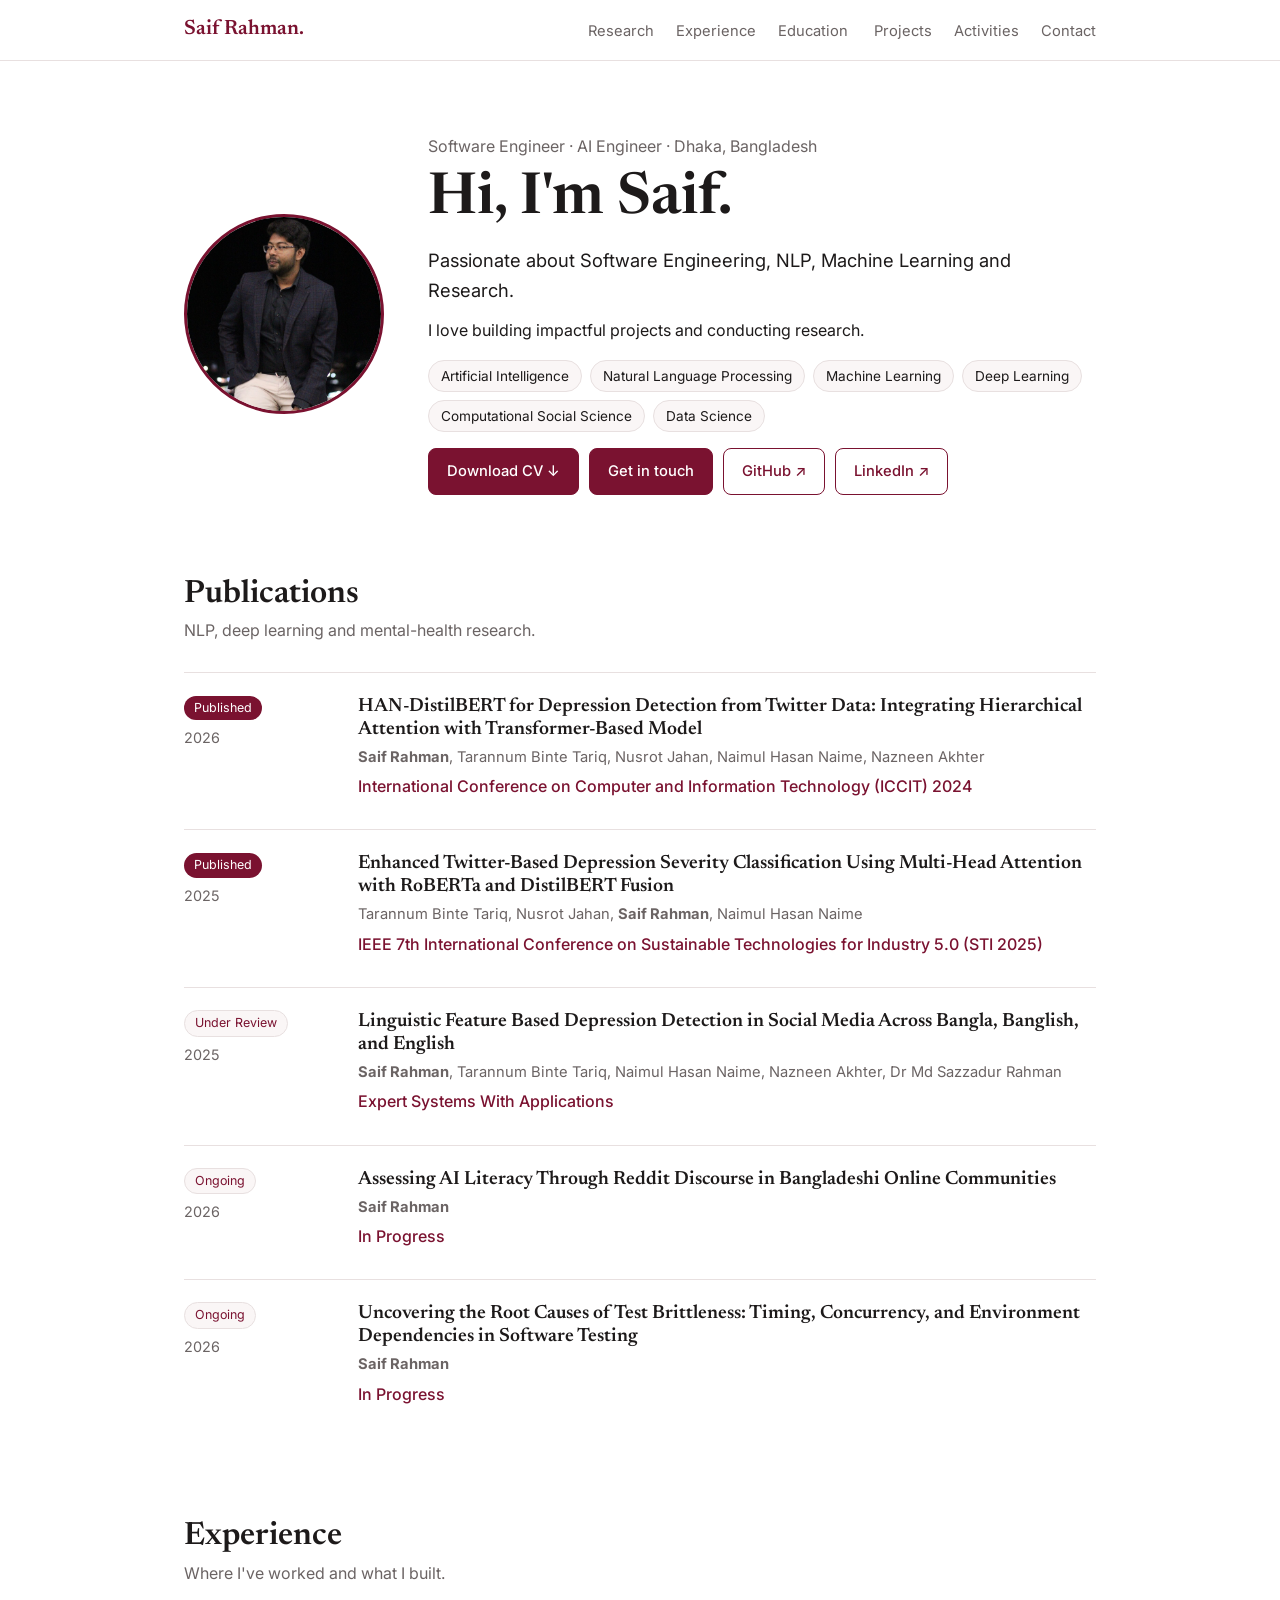
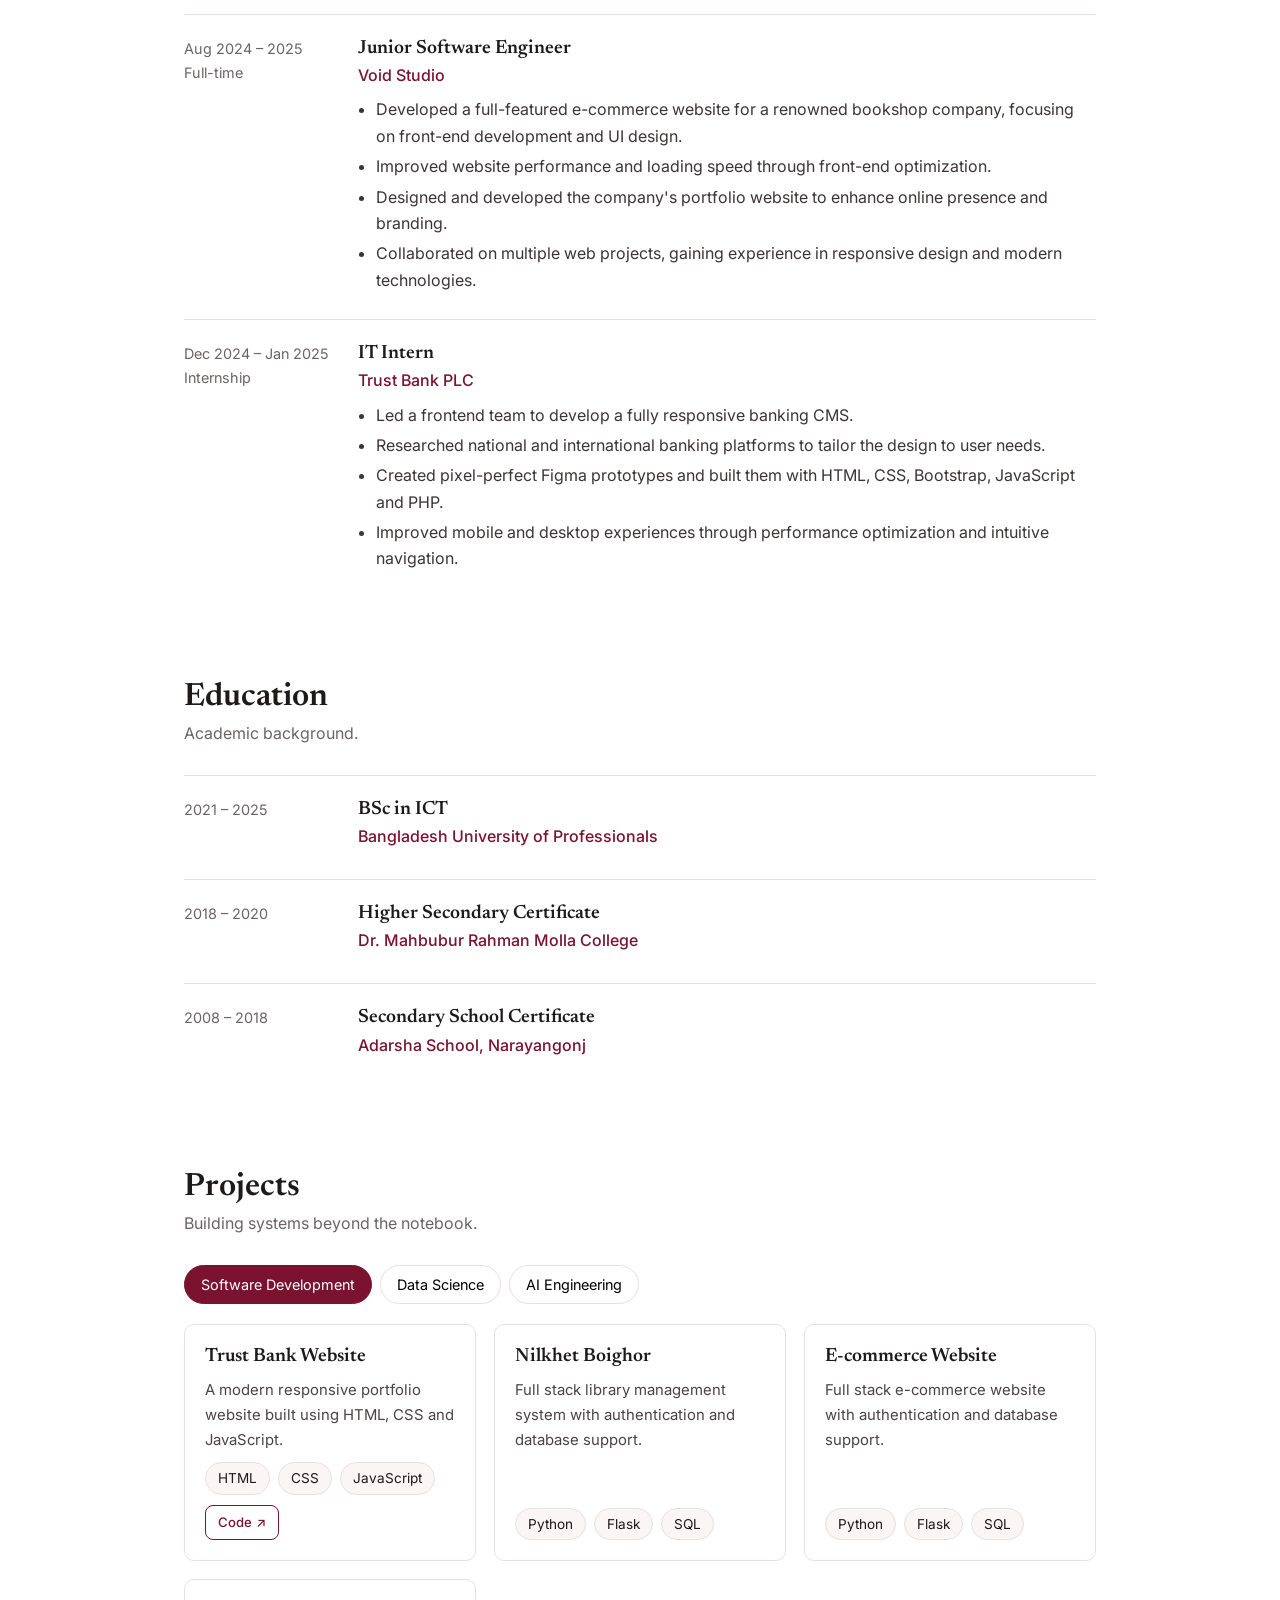
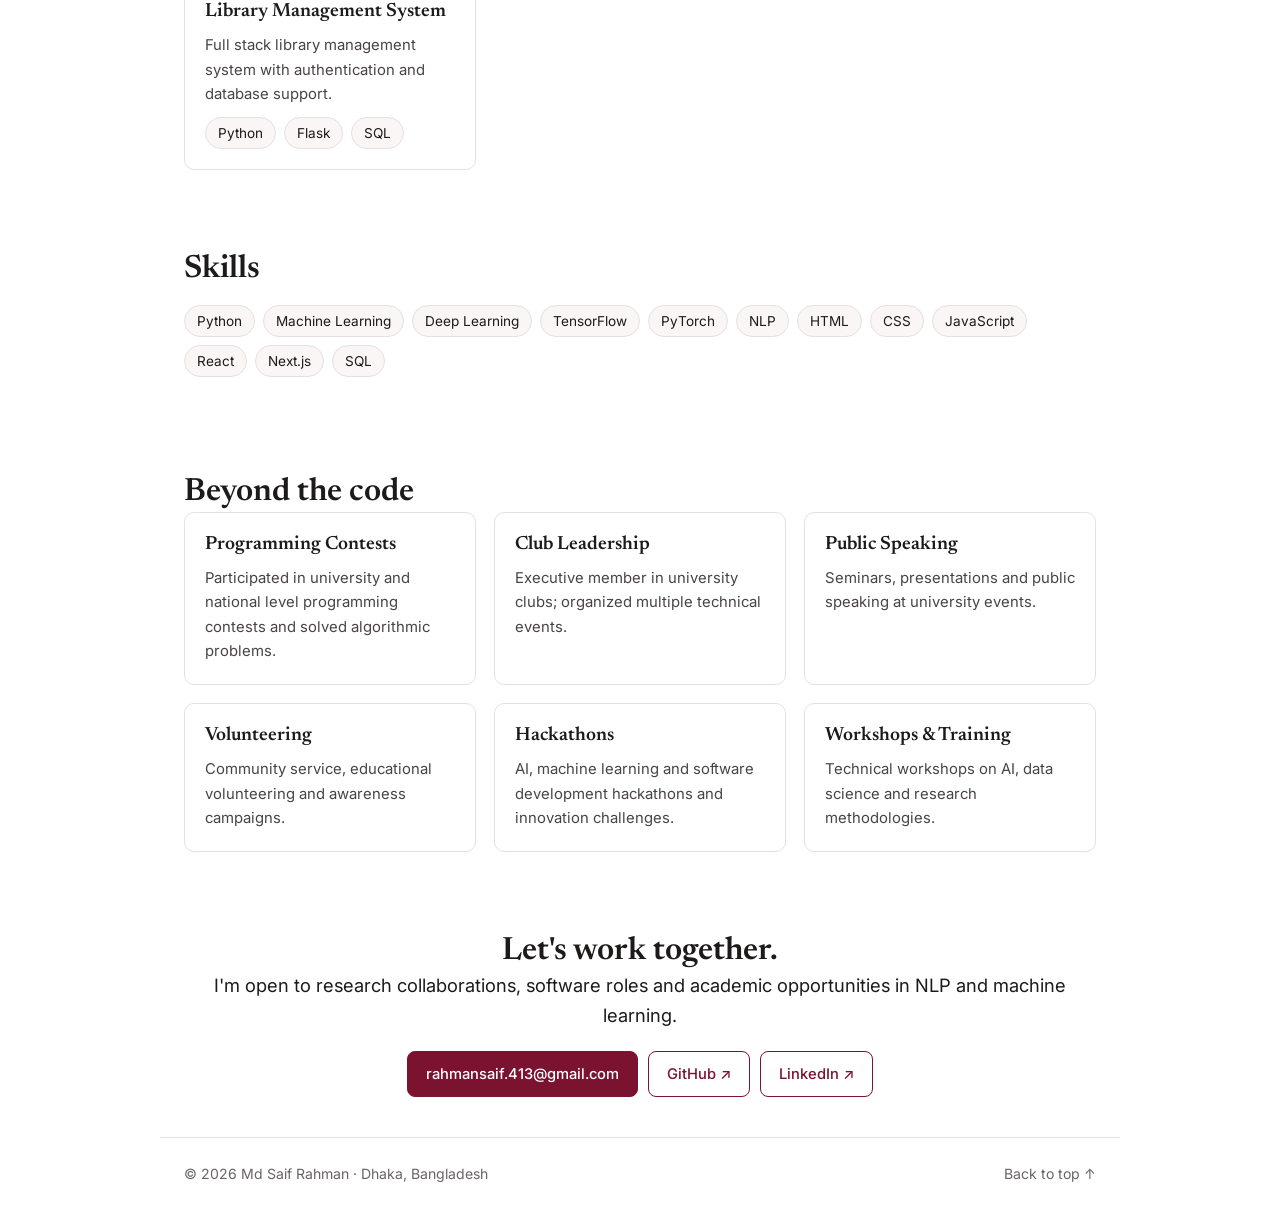
<file: index.html>
<!DOCTYPE html>
<html lang="en">

<head>
    <meta charset="UTF-8">
    <meta name="viewport" content="width=device-width, initial-scale=1">
    <title>Md Saif Rahman | Software Engineer & Data Scientist</title>
    <meta name="description"
        content="Software engineer and data scientist working on NLP, machine learning and research. Based in Dhaka, Bangladesh.">
    <link rel="preconnect" href="https://fonts.googleapis.com">
    <link rel="preconnect" href="https://fonts.gstatic.com" crossorigin>
    <link
        href="https://fonts.googleapis.com/css2?family=Inter:wght@400;500;600&family=Newsreader:opsz,wght@6..72,500;6..72,600&display=swap"
        rel="stylesheet">
    <link rel="stylesheet" href="first.css">
</head>

<body>
    <a class="skip" href="#main">Skip to content</a>
    <header class="nav">
        <div class="wrap nav-in">
            <a class="logo" href="#top">Saif Rahman.</a>
            <button class="menu-btn" id="menuBtn" aria-label="Toggle menu" aria-expanded="false">Menu</button>
            <nav id="navLinks">
                <a href="#research">Research</a><a href="#experience">Experience</a><a href="#education">Education</a>
                <a href="#projects">Projects</a><a href="#activities">Activities</a><a href="#contact">Contact</a>
            </nav>
        </div>
    </header>

    <main id="main">
        <section class="hero wrap" id="top">
            <img class="avatar" src="images/dp.jpg" alt="Md Saif Rahman" onerror="this.style.display='none'">
            <div>
                <p class="muted" id="role"></p>
                <h1>Hi, I'm Saif.</h1>
                <p class="lead" id="bio"></p>
                <p id="description"></p>
                <div class="tags" id="interests"></div>
                <div class="links" id="heroLinks"></div>
            </div>
        </section>

        <section class="wrap" id="research">
            <h2>Publications</h2>
            <p class="sub">NLP, deep learning and mental-health research.</p>
            <div id="pubs"></div>
        </section>
        <section class="wrap" id="experience">
            <h2>Experience</h2>
            <p class="sub">Where I've worked and what I built.</p>
            <div id="exp"></div>
        </section>
        <section class="wrap" id="education">
            <h2>Education</h2>
            <p class="sub">Academic background.</p>
            <div id="edu"></div>
        </section>

        <section class="wrap" id="projects">
            <h2>Projects</h2>
            <p class="sub">Building systems beyond the notebook.</p>
            <div class="tabs" id="tabs" role="tablist"></div>
            <div class="grid" id="projGrid"></div>
        </section>

        <section class="wrap" id="skills">
            <h2>Skills</h2>
            <div class="tags" id="skillList"></div>
        </section>
        <section class="wrap" id="activities">
            <h2>Beyond the code</h2>
            <div class="grid" id="acts"></div>
        </section>

        <section class="wrap contact" id="contact">
            <h2>Let's work together.</h2>
            <p class="lead">I'm open to research collaborations, software roles and academic opportunities in NLP and
                machine learning.</p>
            <div class="links" id="contactLinks"></div>
        </section>
    </main>

    <footer class="wrap foot"><span id="copy"></span><a href="#top">Back to top ↑</a></footer>
    <script src="first.js"></script>
</body>

</html>
</file>
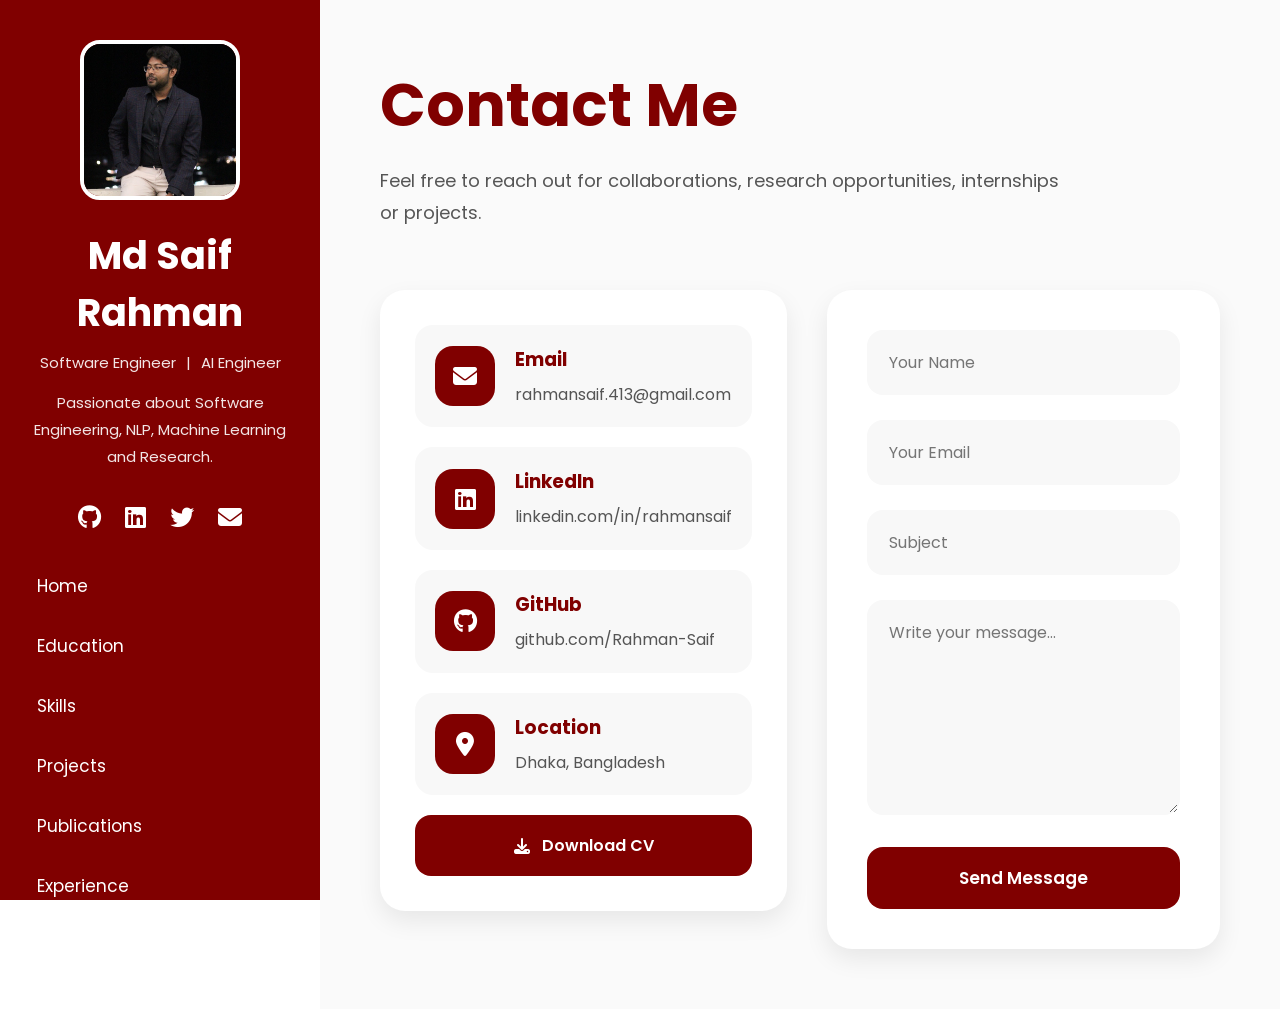
<file: contact.html>
<!-- contact.html -->

<!DOCTYPE html>
<html lang="en">

<head>

    <meta charset="UTF-8">
    <meta name="viewport" content="width=device-width, initial-scale=1.0">

    <title>Contact | Rahman Saif</title>

    <!-- GOOGLE FONT -->
    <link rel="preconnect" href="https://fonts.googleapis.com">

    <link href="https://fonts.googleapis.com/css2?family=Poppins:wght@300;400;500;600;700&display=swap"
        rel="stylesheet">

    <!-- FONT AWESOME -->
    <link rel="stylesheet"
        href="https://cdnjs.cloudflare.com/ajax/libs/font-awesome/6.5.1/css/all.min.css">

    <link rel="stylesheet" href="css/style.css">
    <link rel="stylesheet" href="css/contact.css">

</head>

<body>

    <!-- SIDEBAR -->
   <aside class="sidebar">

    <div class="profile">
      <img src="images/dp.jpg" alt="profile">

      <h1>Md Saif Rahman</h1>

      <p class="role">
        Software  Engineer <span>|</span> AI Engineer
      </p>

      <p class="bio">
        Passionate about Software Engineering,
        NLP, Machine Learning and Research.
      </p>
    </div>

    <!-- SOCIALS -->
    <div class="social-icons">
      <a href="https://github.com/Rahman-Saif"><i class="fab fa-github"></i></a>
      <a href="https://www.linkedin.com/in/saif-rahman7/"><i class="fab fa-linkedin"></i></a>
      <a href="#"><i class="fab fa-twitter"></i></a>
      <a href="mailto:rahmansaif.413@gmail.com"><i class="fas fa-envelope"></i></a>
    </div>

    <!-- NAVBAR -->
    <nav class="nav-links">
      <a href="index.html">Home</a>
      <a href="index.html">Education</a>
      <a href="index.html">Skills</a>
      <a href="projects.html">Projects</a>
      <a href="publications.html">Publications</a>
      <a href="experience.html">Experience</a>
      <a href="eca.html">ECA Activities</a>
      <a href="contact.html">Contact</a>
    </nav>

  </aside>

    <!-- MAIN CONTENT -->
    <main class="contact-main">

        <!-- HEADER -->
        <section class="contact-header">

            <h1>Contact Me</h1>

            <p>
                Feel free to reach out for collaborations,
                research opportunities, internships or projects.
            </p>

        </section>

        <!-- CONTACT CONTAINER -->
        <section class="contact-container">

            <!-- LEFT SIDE -->
            <div class="contact-info">

                <div class="info-card">

                    <i class="fas fa-envelope"></i>

                    <div>
                        <h3>Email</h3>
                        <p>rahmansaif.413@gmail.com</p>
                    </div>

                </div>

                <div class="info-card">

                    <i class="fab fa-linkedin"></i>

                    <div>
                        <h3>LinkedIn</h3>
                        <p>linkedin.com/in/rahmansaif</p>
                    </div>

                </div>

                <div class="info-card">

                    <i class="fab fa-github"></i>

                    <div>
                        <h3>GitHub</h3>
                        <p>github.com/Rahman-Saif</p>
                    </div>

                </div>

                <div class="info-card">

                    <i class="fas fa-location-dot"></i>

                    <div>
                        <h3>Location</h3>
                        <p>Dhaka, Bangladesh</p>
                    </div>

                </div>

                <!-- CV BUTTON -->
                <a href="#" class="cv-btn">

                    <i class="fas fa-download"></i>

                    Download CV

                </a>

            </div>

            <!-- RIGHT SIDE -->
            <div class="contact-form-container">

                <form class="contact-form">

                    <div class="input-group">

                        <input type="text" placeholder="Your Name" required>

                    </div>

                    <div class="input-group">

                        <input type="email" placeholder="Your Email" required>

                    </div>

                    <div class="input-group">

                        <input type="text" placeholder="Subject" required>

                    </div>

                    <div class="input-group">

                        <textarea rows="7"
                            placeholder="Write your message..."
                            required></textarea>

                    </div>

                    <button type="submit" class="submit-btn">

                        Send Message

                    </button>

                </form>

            </div>

        </section>

    </main>

</body>

</html>
</file>
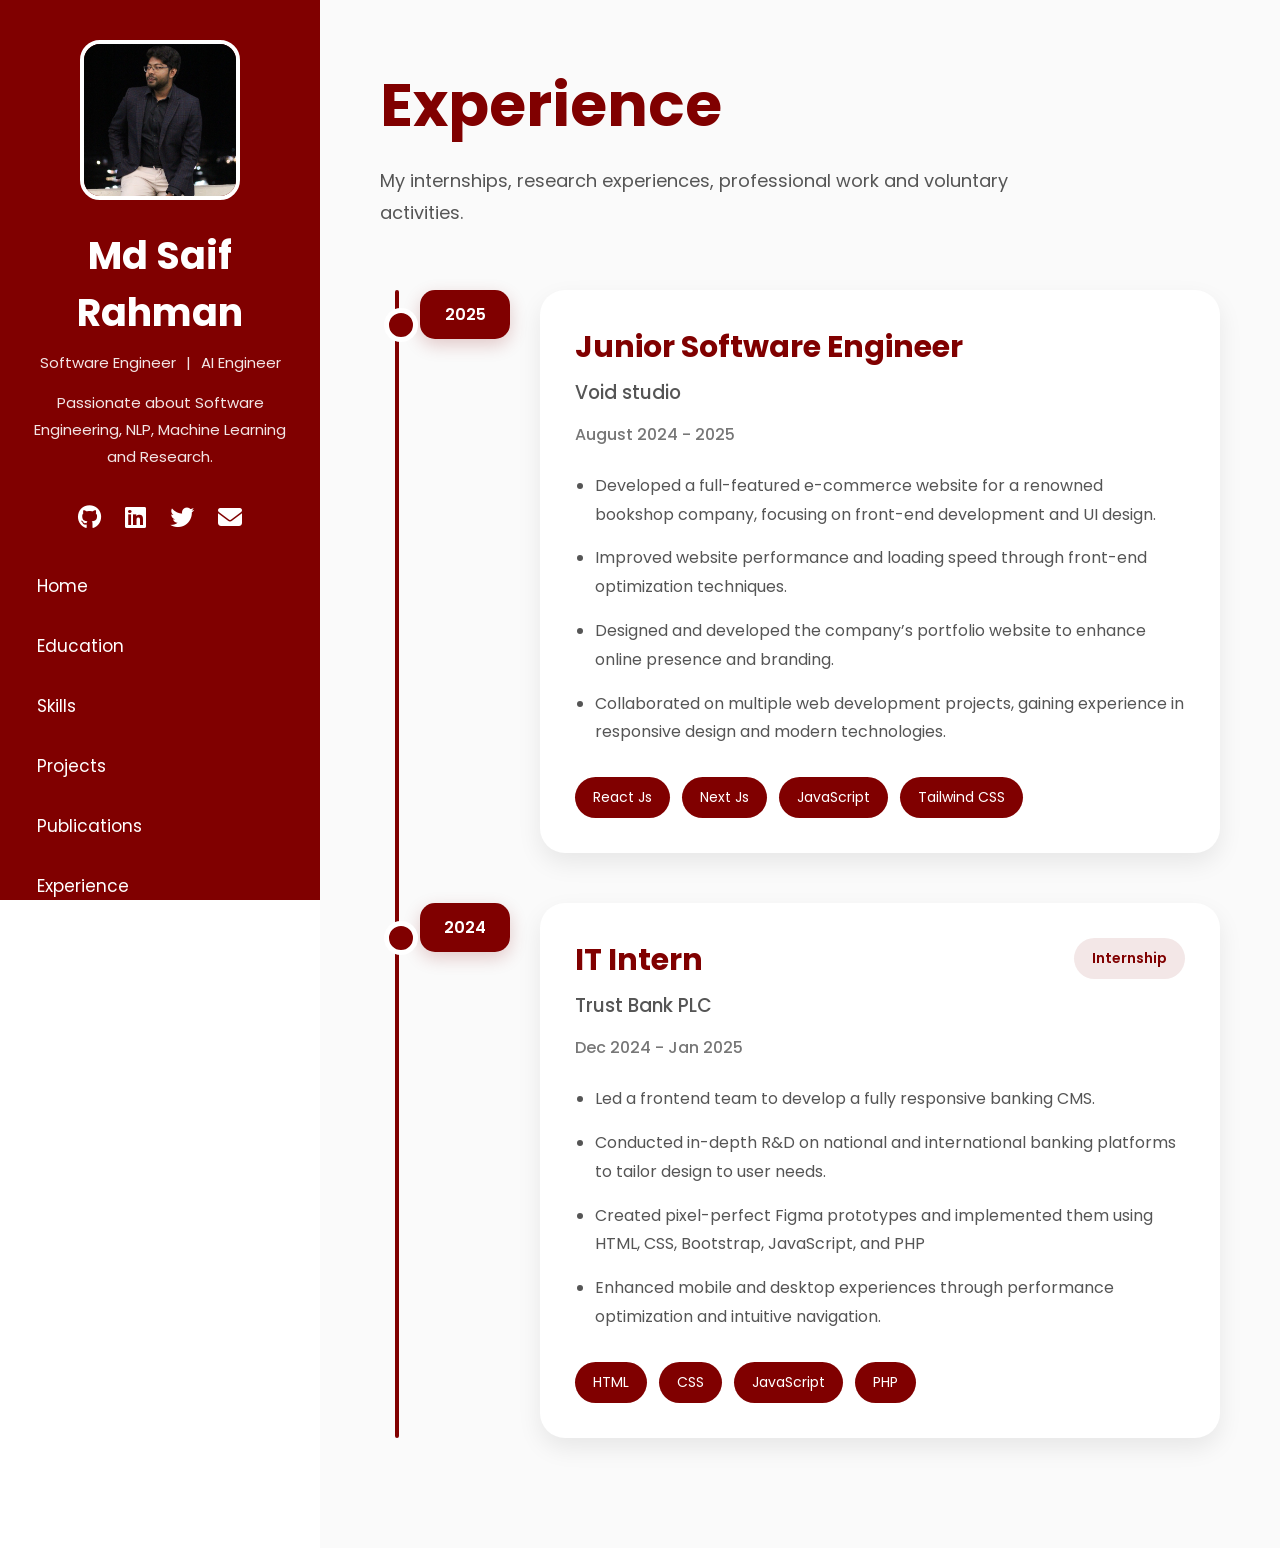
<file: experience.html>
<!-- experience.html -->

<!DOCTYPE html>
<html lang="en">

<head>

    <meta charset="UTF-8">
    <meta name="viewport" content="width=device-width, initial-scale=1.0">

    <title>Experience | Rahman Saif</title>

    <!-- GOOGLE FONT -->
    <link rel="preconnect" href="https://fonts.googleapis.com">

    <link href="https://fonts.googleapis.com/css2?family=Poppins:wght@300;400;500;600;700&display=swap"
        rel="stylesheet">

    <!-- FONT AWESOME -->
    <link rel="stylesheet"
        href="https://cdnjs.cloudflare.com/ajax/libs/font-awesome/6.5.1/css/all.min.css">

    <link rel="stylesheet" href="css/style.css">
    <link rel="stylesheet" href="css/experience.css">

</head>

<body>

    <!-- SIDEBAR -->
    <aside class="sidebar">

    <div class="profile">
      <img src="images/dp.jpg" alt="profile">

      <h1>Md Saif Rahman</h1>

      <p class="role">
        Software  Engineer <span>|</span> AI Engineer
      </p>

      <p class="bio">
        Passionate about Software Engineering,
        NLP, Machine Learning and Research.
      </p>
    </div>

    <!-- SOCIALS -->
    <div class="social-icons">
      <a href="https://github.com/Rahman-Saif"><i class="fab fa-github"></i></a>
      <a href="https://www.linkedin.com/in/saif-rahman7/"><i class="fab fa-linkedin"></i></a>
      <a href="#"><i class="fab fa-twitter"></i></a>
      <a href="mailto:rahmansaif.413@gmail.com"><i class="fas fa-envelope"></i></a>
    </div>

    <!-- NAVBAR -->
    <nav class="nav-links">
      <a href="#home">Home</a>
      <a href="#education">Education</a>
      <a href="#skills">Skills</a>
      <a href="projects.html">Projects</a>
      <a href="publications.html">Publications</a>
      <a href="experience.html">Experience</a>
      <a href="eca.html">ECA Activities</a>
      <a href="contact.html">Contact</a>
    </nav>

  </aside>

    <!-- MAIN CONTENT -->
    <main class="experience-main">

        <!-- PAGE HEADER -->
        <section class="experience-header">

            <h1>Experience</h1>

            <p>
                My internships, research experiences,
                professional work and voluntary activities.
            </p>

        </section>

        <!-- EXPERIENCE TIMELINE -->
        <section class="experience-timeline">

            <!-- EXPERIENCE 1 -->

            <div class="experience-card">

                <div class="experience-year">
                    2025
                </div>

                <div class="experience-content">

                    <div class="experience-top">

                        <div>

                            <h2>Junior Software Engineer</h2>

                            <h3>Void studio </h3>

                        </div>

                        <!-- <span class="experience-type">
                            Internship
                        </span> -->

                    </div>

                    <p class="experience-duration">
                        August 2024 - 2025
                    </p>

                    <ul class="experience-list">

                        <li>
                             Developed a full-featured e-commerce website for a renowned bookshop company, focusing on front-end
development and UI design.
                        </li>

                        <li>
                             Improved website performance and loading speed through front-end optimization techniques.
                        </li>

                        <li>
                            Designed and developed the company’s portfolio website to enhance online presence and branding.
                        </li>

                        <li>
                            Collaborated on multiple web development projects, gaining experience in responsive design and modern
technologies.
                        </li>

                    </ul>

                    <div class="experience-skills">

                        <span>React Js </span>
                        <span>Next Js </span>
                        <span>JavaScript</span>
                        <span>Tailwind CSS</span>
                        

                    </div>

                </div>

            </div>

            <!-- EXPERIENCE 2 -->

            <div class="experience-card">

                <div class="experience-year">
                    2024
                </div>

                <div class="experience-content">

                    <div class="experience-top">

                        <div>

                            <h2>IT Intern</h2>

                            <h3>Trust Bank PLC</h3>

                        </div>

                        <span class="experience-type">
                            Internship
                        </span>

                    </div>

                    <p class="experience-duration">
                        Dec 2024 - Jan 2025
                    </p>

                    <ul class="experience-list">

                        <li>
                            Led a frontend team to develop a fully responsive banking CMS.
                        </li>

                        <li>
                            Conducted in-depth R&D on national and international banking platforms to tailor design to user needs.
                        </li>

                        <li>
                            Created pixel-perfect Figma prototypes and implemented them using HTML, CSS, Bootstrap, JavaScript, and PHP
                        </li>

                        <li>
                            Enhanced mobile and desktop experiences through performance optimization and intuitive navigation.
                        </li>

                    </ul>

                    <div class="experience-skills">

                        <span>HTML</span>
                        <span>CSS</span>
                        <span>JavaScript</span>
                        <span>PHP</span>

                    </div>

                </div>

            </div>

            <!-- EXPERIENCE 3 -->

          

        </section>

    </main>

</body>

</html>
</file>
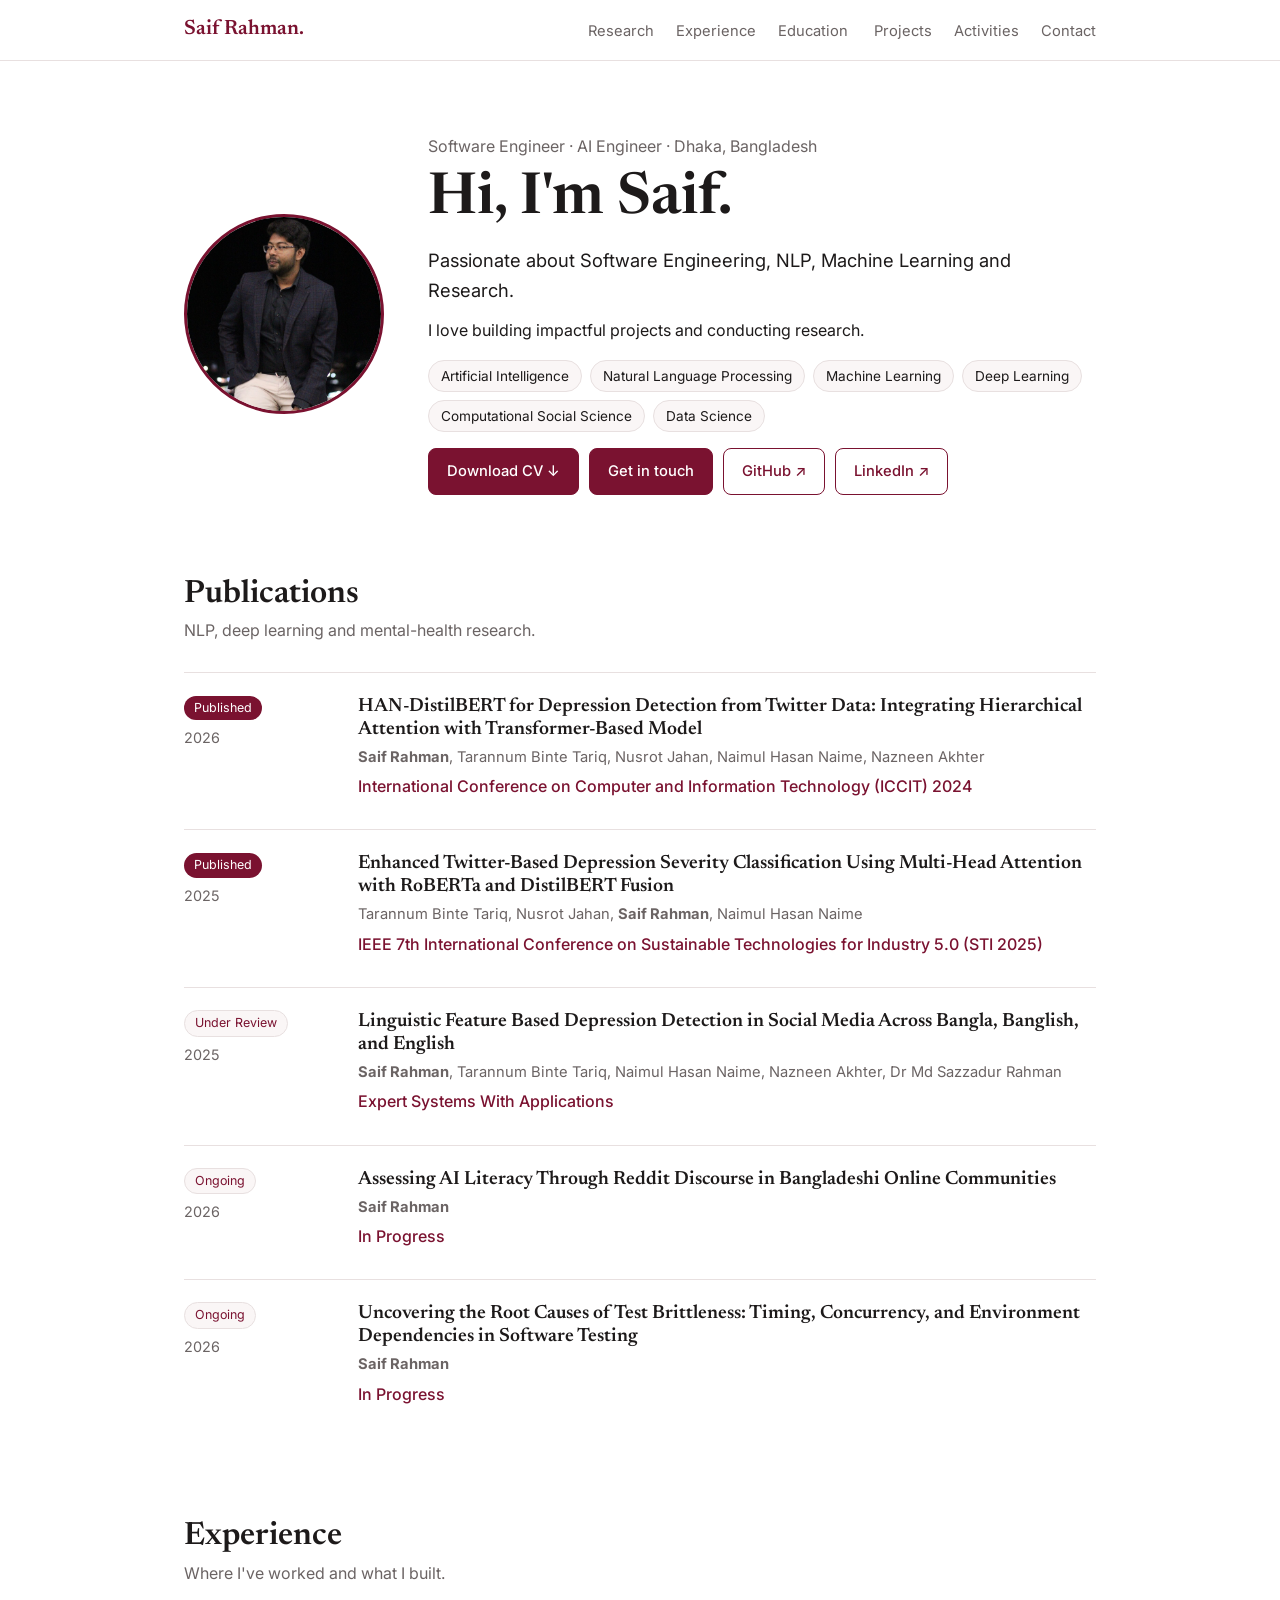
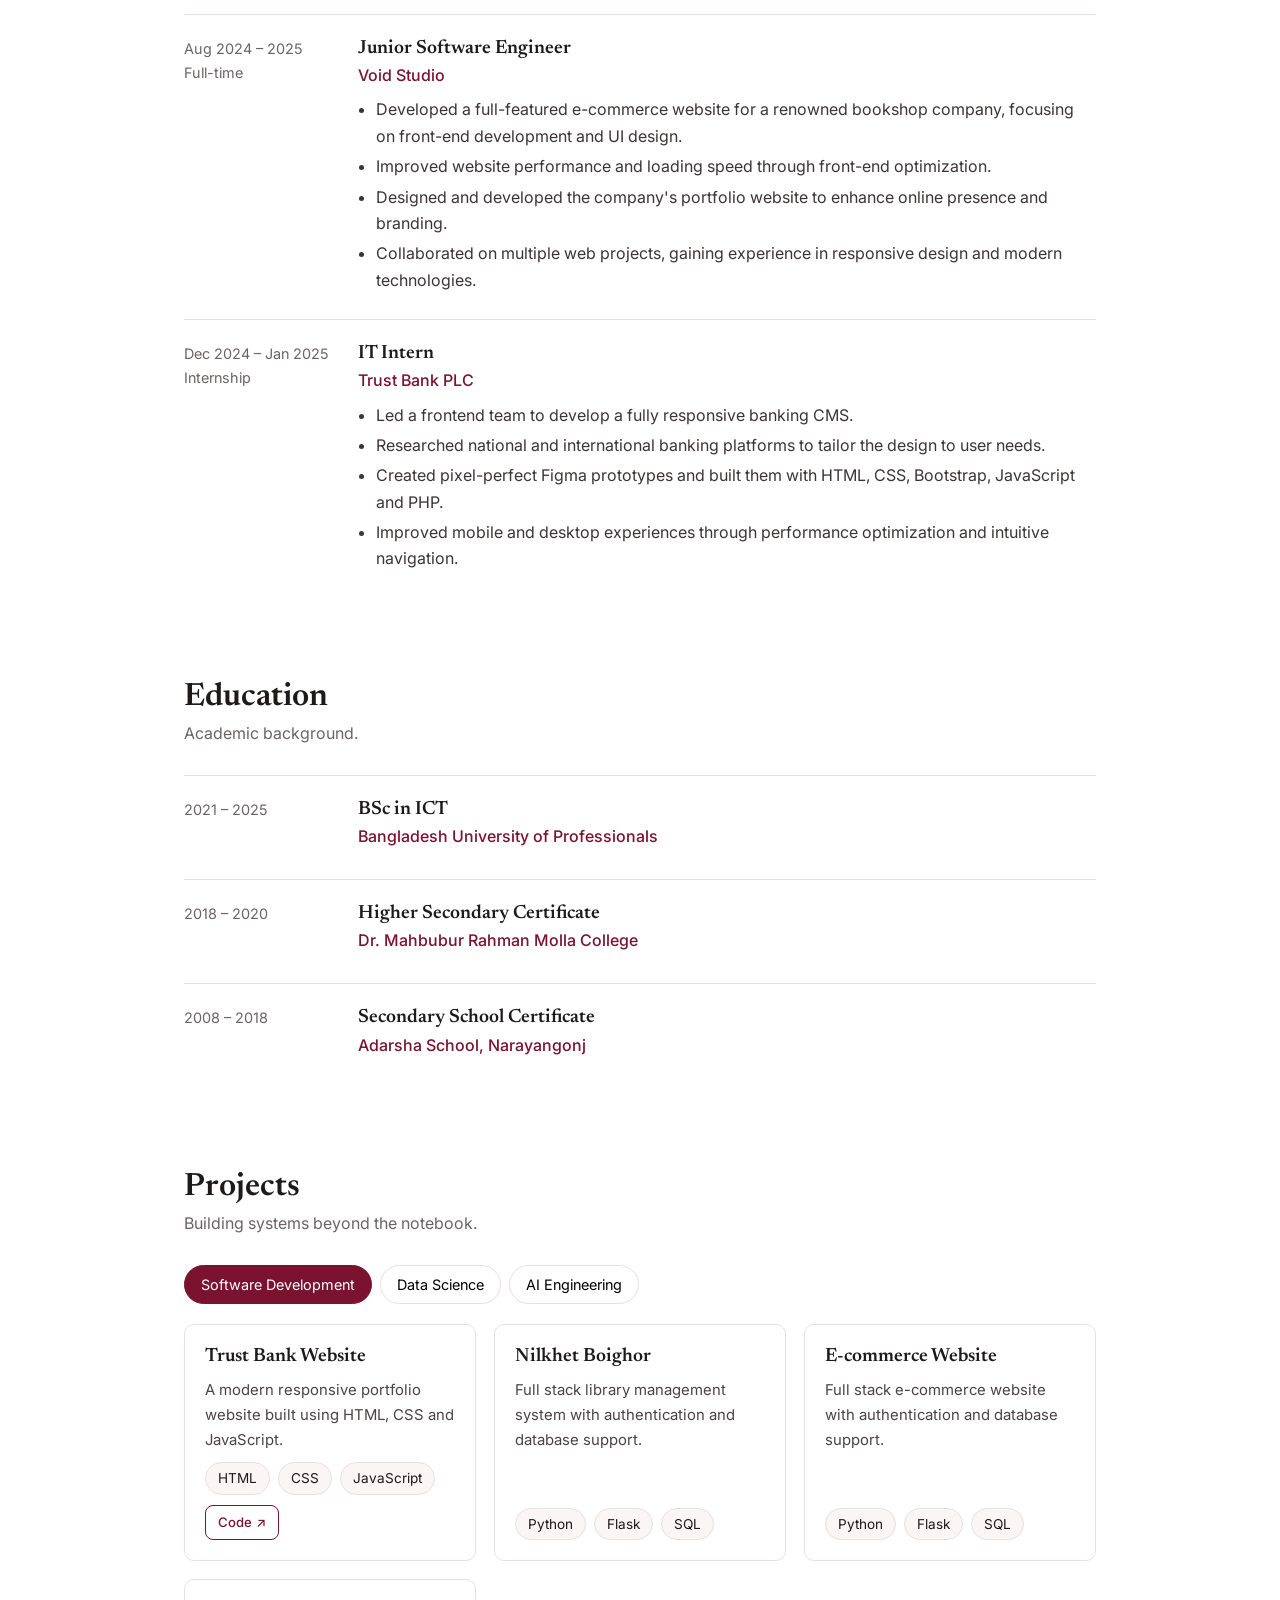
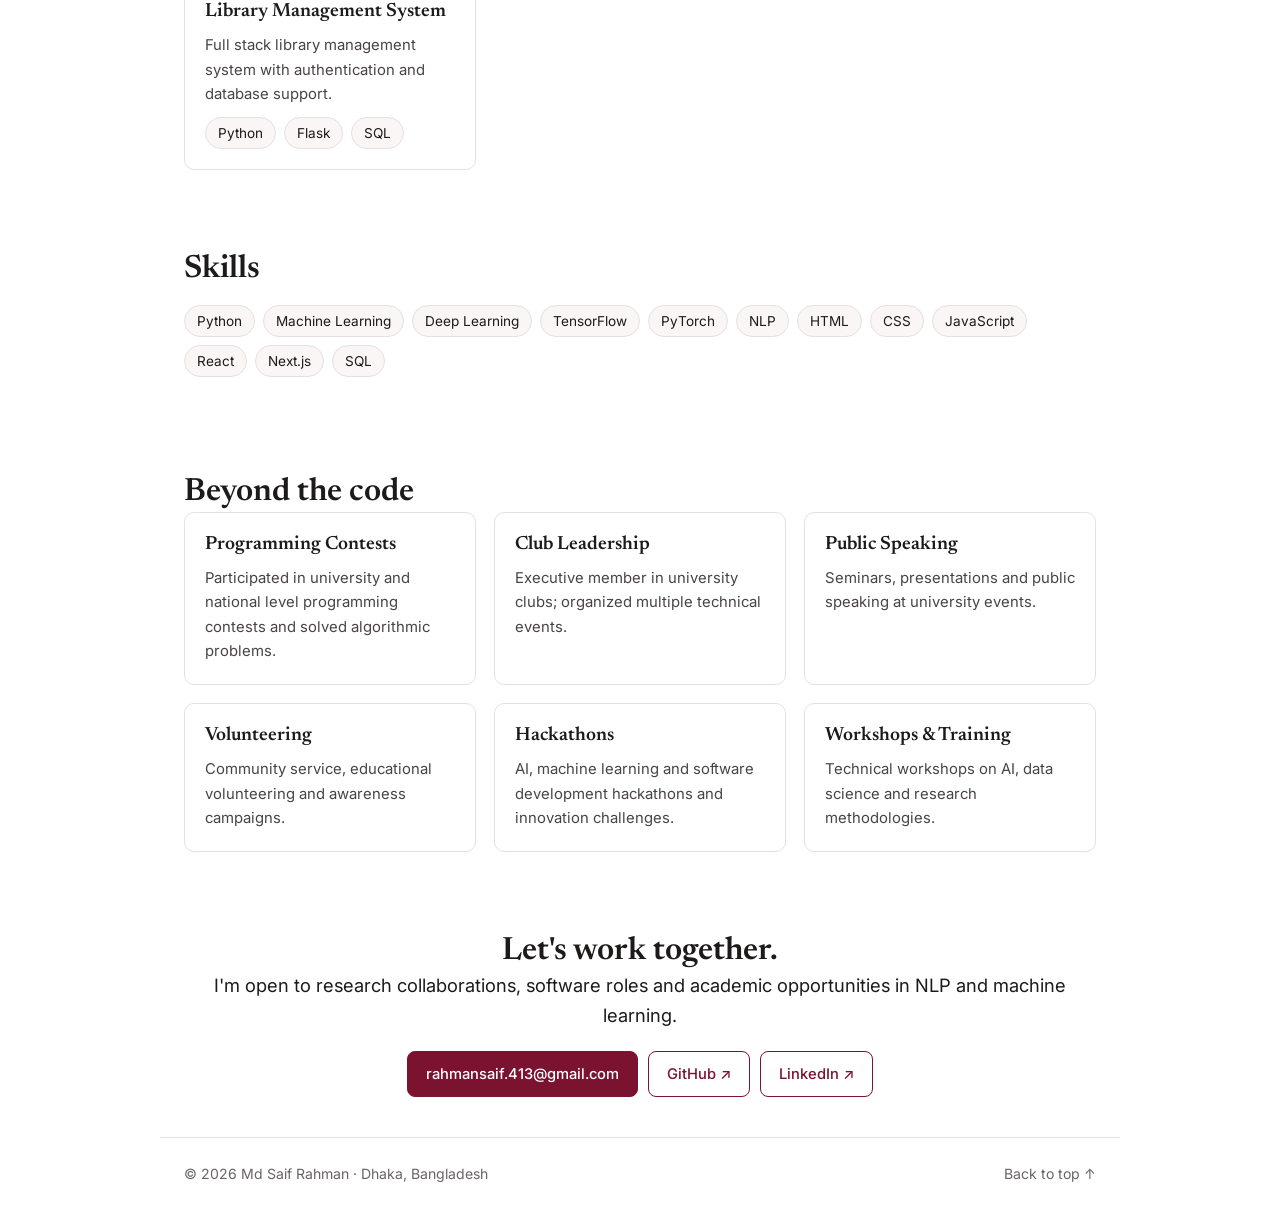
<file: first.html>
<!DOCTYPE html>
<html lang="en">

<head>
    <meta charset="UTF-8">
    <meta name="viewport" content="width=device-width, initial-scale=1">
    <title>Md Saif Rahman | Software Engineer & Data Scientist</title>
    <meta name="description"
        content="Software engineer and data scientist working on NLP, machine learning and research. Based in Dhaka, Bangladesh.">
    <link rel="preconnect" href="https://fonts.googleapis.com">
    <link rel="preconnect" href="https://fonts.gstatic.com" crossorigin>
    <link
        href="https://fonts.googleapis.com/css2?family=Inter:wght@400;500;600&family=Newsreader:opsz,wght@6..72,500;6..72,600&display=swap"
        rel="stylesheet">
    <link rel="stylesheet" href="first.css">
</head>

<body>
    <a class="skip" href="#main">Skip to content</a>
    <header class="nav">
        <div class="wrap nav-in">
            <a class="logo" href="#top">Saif Rahman.</a>
            <button class="menu-btn" id="menuBtn" aria-label="Toggle menu" aria-expanded="false">Menu</button>
            <nav id="navLinks">
                <a href="#research">Research</a><a href="#experience">Experience</a><a href="#education">Education</a>
                <a href="#projects">Projects</a><a href="#activities">Activities</a><a href="#contact">Contact</a>
            </nav>
        </div>
    </header>

    <main id="main">
        <section class="hero wrap" id="top">
            <img class="avatar" src="images/dp.jpg" alt="Md Saif Rahman" onerror="this.style.display='none'">
            <div>
                <p class="muted" id="role"></p>
                <h1>Hi, I'm Saif.</h1>
                <p class="lead" id="bio"></p>
                <p id="description"></p>
                <div class="tags" id="interests"></div>
                <div class="links" id="heroLinks"></div>
            </div>
        </section>

        <section class="wrap" id="research">
            <h2>Publications</h2>
            <p class="sub">NLP, deep learning and mental-health research.</p>
            <div id="pubs"></div>
        </section>
        <section class="wrap" id="experience">
            <h2>Experience</h2>
            <p class="sub">Where I've worked and what I built.</p>
            <div id="exp"></div>
        </section>
        <section class="wrap" id="education">
            <h2>Education</h2>
            <p class="sub">Academic background.</p>
            <div id="edu"></div>
        </section>

        <section class="wrap" id="projects">
            <h2>Projects</h2>
            <p class="sub">Building systems beyond the notebook.</p>
            <div class="tabs" id="tabs" role="tablist"></div>
            <div class="grid" id="projGrid"></div>
        </section>

        <section class="wrap" id="skills">
            <h2>Skills</h2>
            <div class="tags" id="skillList"></div>
        </section>
        <section class="wrap" id="activities">
            <h2>Beyond the code</h2>
            <div class="grid" id="acts"></div>
        </section>

        <section class="wrap contact" id="contact">
            <h2>Let's work together.</h2>
            <p class="lead">I'm open to research collaborations, software roles and academic opportunities in NLP and
                machine learning.</p>
            <div class="links" id="contactLinks"></div>
        </section>
    </main>

    <footer class="wrap foot"><span id="copy"></span><a href="#top">Back to top ↑</a></footer>
    <script src="first.js"></script>
</body>

</html>
</file>
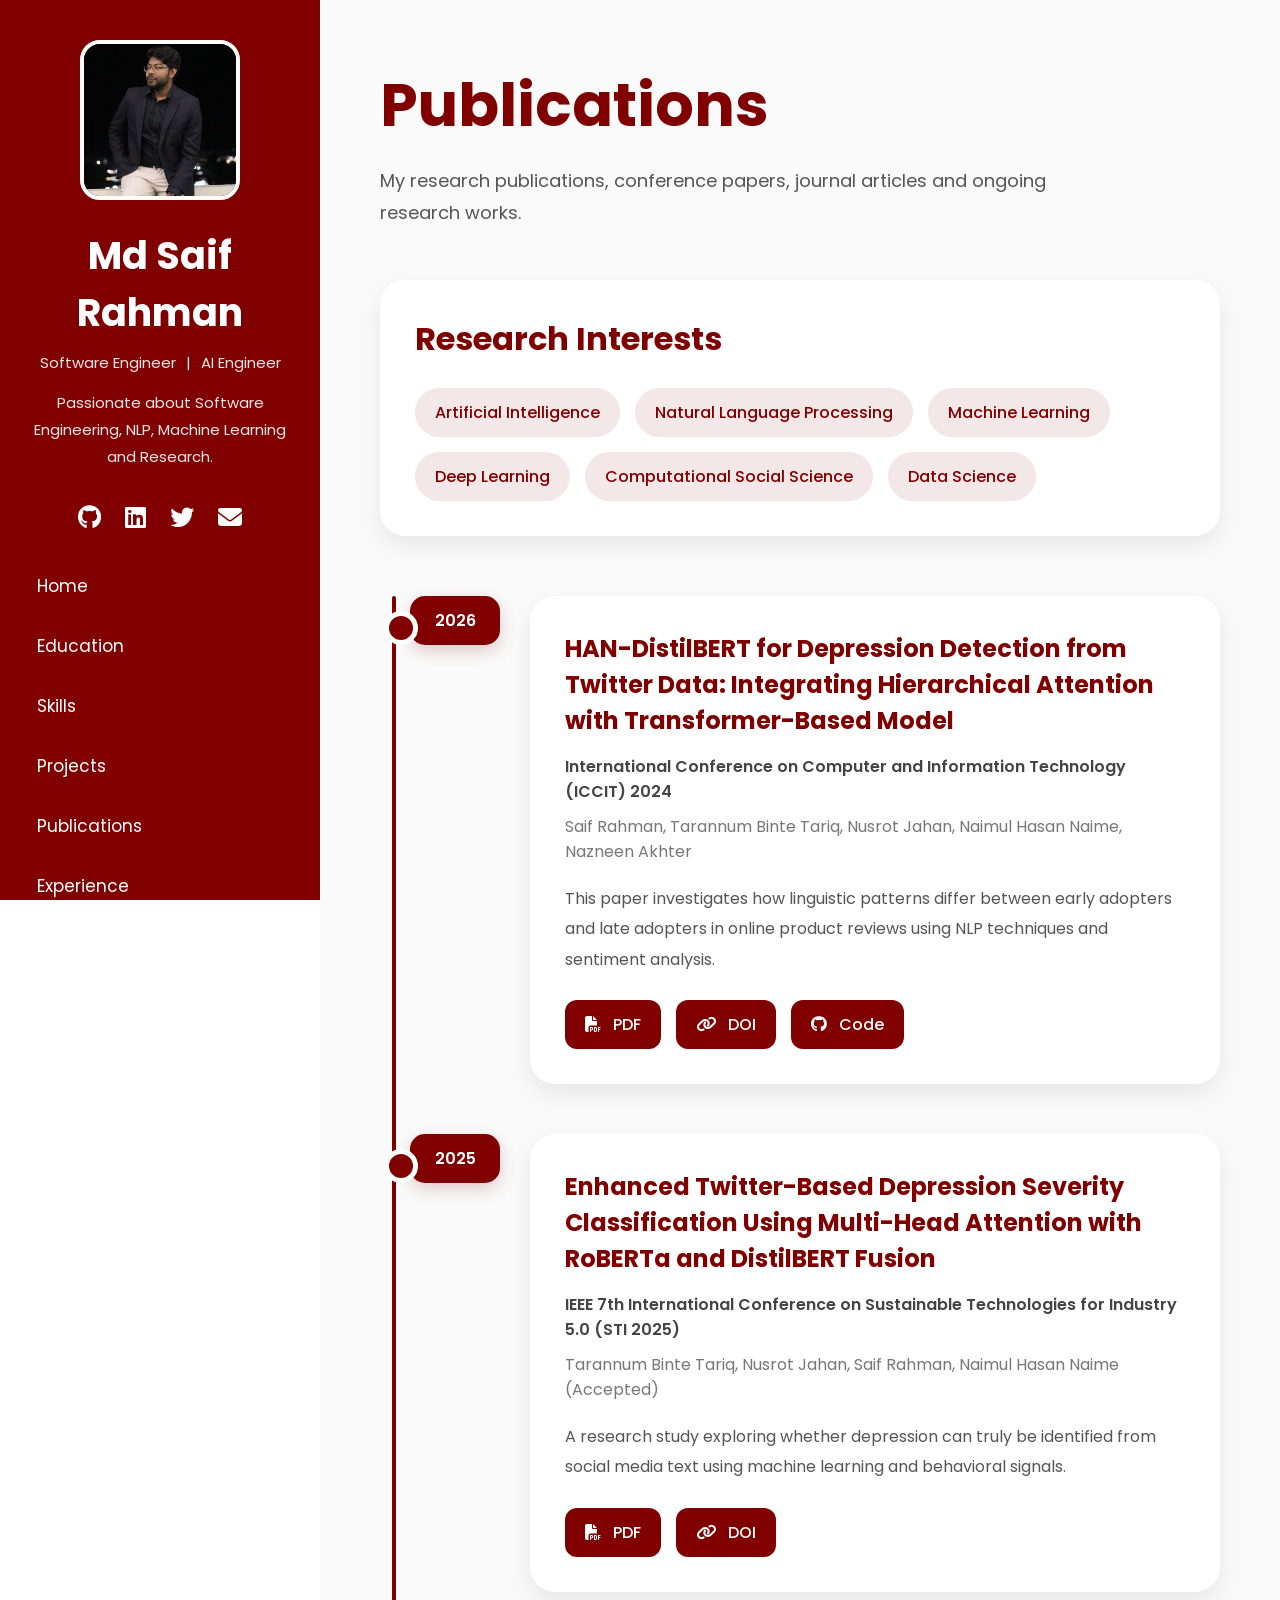
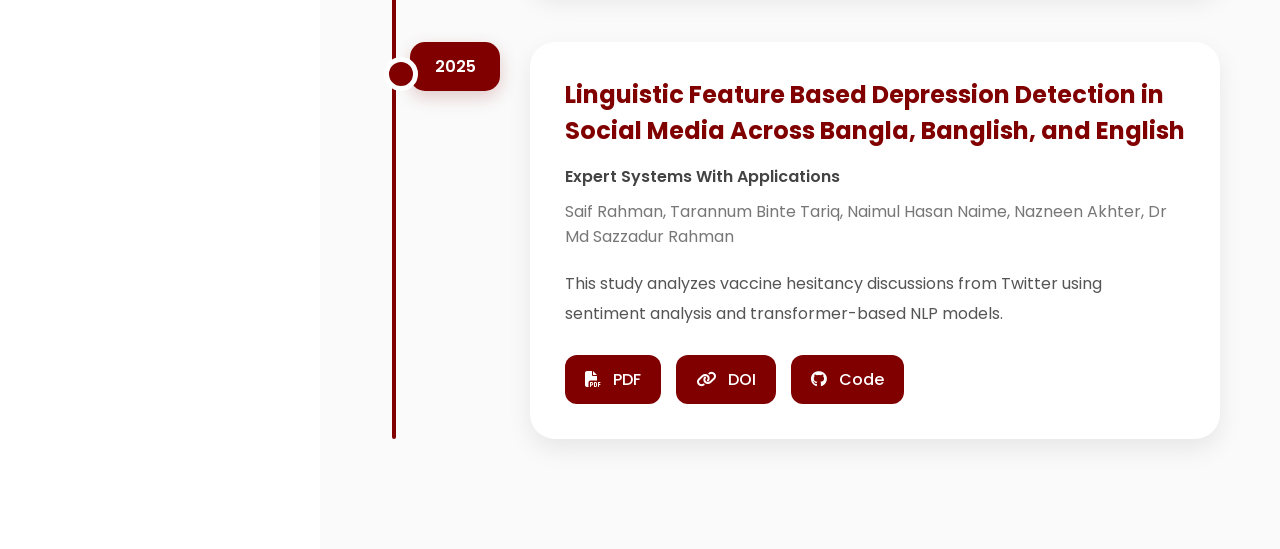
<file: publications.html>
<!-- publications.html -->

<!DOCTYPE html>
<html lang="en">

<head>
    <meta charset="UTF-8">
    <meta name="viewport" content="width=device-width, initial-scale=1.0">

    <title>Publications | Rahman Saif</title>

    <!-- GOOGLE FONT -->
    <link rel="preconnect" href="https://fonts.googleapis.com">
    <link href="https://fonts.googleapis.com/css2?family=Poppins:wght@300;400;500;600;700&display=swap"
        rel="stylesheet">

    <!-- FONT AWESOME -->
    <link rel="stylesheet"
        href="https://cdnjs.cloudflare.com/ajax/libs/font-awesome/6.5.1/css/all.min.css">

    <link rel="stylesheet" href="css/style.css">
    <link rel="stylesheet" href="css/publications.css">

</head>

<body>

    <!-- SIDEBAR -->
    <aside class="sidebar">

    <div class="profile">
      <img src="images/dp.jpg" alt="profile">

      <h1>Md Saif Rahman</h1>

      <p class="role">
        Software  Engineer <span>|</span> AI Engineer
      </p>

      <p class="bio">
        Passionate about Software Engineering,
        NLP, Machine Learning and Research.
      </p>
    </div>

    <!-- SOCIALS -->
    <div class="social-icons">
      <a href="https://github.com/Rahman-Saif"><i class="fab fa-github"></i></a>
      <a href="https://www.linkedin.com/in/saif-rahman7/"><i class="fab fa-linkedin"></i></a>
      <a href="#"><i class="fab fa-twitter"></i></a>
      <a href="mailto:rahmansaif.413@gmail.com"><i class="fas fa-envelope"></i></a>
    </div>

    <!-- NAVBAR -->
    <nav class="nav-links">
      <a href="#home">Home</a>
      <a href="#education">Education</a>
      <a href="#skills">Skills</a>
      <a href="projects.html">Projects</a>
      <a href="publications.html">Publications</a>
      <a href="experience.html">Experience</a>
      <a href="eca.html">ECA Activities</a>
      <a href="contact.html">Contact</a>
    </nav>

  </aside>

    <!-- MAIN CONTENT -->
    <main class="publications-main">

        <!-- PAGE HEADER -->
        <section class="publications-header">

            <h1>Publications</h1>

            <p>
                My research publications, conference papers,
                journal articles and ongoing research works.
            </p>

        </section>

        <!-- RESEARCH INTERESTS -->
        <section class="research-section">

            <div class="research-card">

                <h2>Research Interests</h2>

                <div class="research-tags">
                    <span>Artificial Intelligence</span>
                    <span>Natural Language Processing</span>
                    <span>Machine Learning</span>
                    <span>Deep Learning</span>
                    <span>Computational Social Science</span>
                    <span>Data Science</span>
                </div>

            </div>

        </section>

        <!-- TIMELINE -->
        <section class="timeline-section">

            <!-- PUBLICATION 1 -->

            <div class="publication-card">

                <div class="publication-year">
                    2026
                </div>

                <div class="publication-content">

                    <h2>
                        HAN-DistilBERT for Depression Detection from Twitter Data: Integrating Hierarchical Attention with
Transformer-Based Model
                    </h2>

                    <p class="conference">
                        International Conference on Computer and Information Technology (ICCIT) 2024
                    </p>

                    <p class="authors">
                        Saif Rahman, Tarannum Binte Tariq, Nusrot Jahan, Naimul Hasan Naime, Nazneen Akhter
                    </p>

                    <p class="description">
                        This paper investigates how linguistic
                        patterns differ between early adopters
                        and late adopters in online product reviews
                        using NLP techniques and sentiment analysis.
                    </p>

                    <div class="publication-buttons">

                        <a href="#">
                            <i class="fa-solid fa-file-pdf"></i>
                            PDF
                        </a>

                        <a href="#">
                            <i class="fa-solid fa-link"></i>
                            DOI
                        </a>

                        <a href="#">
                            <i class="fa-brands fa-github"></i>
                            Code
                        </a>

                    </div>

                </div>

            </div>

            <!-- PUBLICATION 2 -->

            <div class="publication-card">

                <div class="publication-year">
                    2025
                </div>

                <div class="publication-content">

                    <h2>
                        Enhanced Twitter-Based Depression Severity Classification Using Multi-Head Attention with RoBERTa and
DistilBERT Fusion
                    </h2>

                    <p class="conference">
                        IEEE 7th International Conference on Sustainable Technologies for Industry 5.0 (STI 2025)
                    </p>

                    <p class="authors">
                        Tarannum Binte Tariq, Nusrot Jahan, Saif Rahman, Naimul Hasan Naime (Accepted)
                    </p>

                    <p class="description">
                        A research study exploring whether depression
                        can truly be identified from social media text
                        using machine learning and behavioral signals.
                    </p>

                    <div class="publication-buttons">

                        <a href="#">
                            <i class="fa-solid fa-file-pdf"></i>
                            PDF
                        </a>

                        <a href="#">
                            <i class="fa-solid fa-link"></i>
                            DOI
                        </a>

                    </div>

                </div>

            </div>

            <!-- PUBLICATION 3 -->

            <div class="publication-card">

                <div class="publication-year">
                    2025
                </div>

                <div class="publication-content">

                    <h2>
                        Linguistic Feature Based Depression Detection in Social Media Across Bangla, Banglish, and English
                    </h2>

                    <p class="conference">
                        Expert Systems With Applications 
                    </p>

                    <p class="authors">
                        Saif Rahman, Tarannum Binte Tariq, Naimul Hasan Naime, Nazneen Akhter, Dr Md Sazzadur Rahman
                    </p>

                    <p class="description">
                        This study analyzes vaccine hesitancy
                        discussions from Twitter using sentiment
                        analysis and transformer-based NLP models.
                    </p>

                    <div class="publication-buttons">

                        <a href="#">
                            <i class="fa-solid fa-file-pdf"></i>
                            PDF
                        </a>

                        <a href="#">
                            <i class="fa-solid fa-link"></i>
                            DOI
                        </a>

                        <a href="#">
                            <i class="fa-brands fa-github"></i>
                            Code
                        </a>

                    </div>

                </div>

            </div>

        </section>

    </main>

</body>

</html>
</file>
<file: first.css>
:root{--bg:#fff;--soft:#faf6f6;--ink:#1d1a1a;--muted:#6b6464;--line:#e8e0e0;--accent:#7a1230;--accent-2:#5a0d23;--r:10px}
*{box-sizing:border-box;margin:0;padding:0}
html{scroll-behavior:smooth;scroll-padding-top:72px}
body{font-family:Inter,system-ui,sans-serif;color:var(--ink);background:var(--bg);line-height:1.65;font-size:16px}
a{color:inherit;text-decoration:none}
:focus-visible{outline:2px solid var(--accent);outline-offset:3px}
.wrap{max-width:960px;margin:0 auto;padding:0 24px}
section.wrap{padding-top:72px;padding-bottom:8px}
.skip{position:absolute;left:-999px}.skip:focus{left:12px;top:12px;background:#fff;padding:8px;z-index:99}
h1,h2,h3{font-family:Newsreader,Georgia,serif;line-height:1.2}
h1{font-size:clamp(2.4rem,6vw,3.6rem);font-weight:600;margin:6px 0 10px}
h2{font-size:2rem;font-weight:600}
h3{font-size:1.2rem;font-weight:600}
.sub{color:var(--muted);margin:4px 0 28px}
.muted{color:var(--muted)}
.lead{font-size:1.15rem;margin-bottom:12px}

.nav{position:sticky;top:0;background:rgba(255,255,255,.92);backdrop-filter:blur(8px);border-bottom:1px solid var(--line);z-index:50}
.nav-in{display:flex;align-items:center;justify-content:space-between;height:60px}
.logo{font-family:Newsreader,serif;font-weight:600;font-size:1.3rem;color:var(--accent)}
nav a{margin-left:22px;font-size:.92rem;color:var(--muted);transition:color .15s}
nav a:hover{color:var(--accent)}
.menu-btn{display:none;background:none;border:1px solid var(--line);border-radius:8px;padding:6px 12px;font:inherit;cursor:pointer}

.hero{display:grid;grid-template-columns:200px 1fr;gap:44px;align-items:center;padding-top:72px}
.avatar{width:200px;height:200px;border-radius:50%;object-fit:cover;border:3px solid var(--accent)}
.tags{display:flex;flex-wrap:wrap;gap:8px;margin:16px 0}
.tag{border:1px solid var(--line);background:var(--soft);padding:4px 12px;border-radius:99px;font-size:.85rem}
.links{display:flex;flex-wrap:wrap;gap:10px;margin-top:12px}
.btn{display:inline-block;padding:10px 18px;border-radius:8px;border:1px solid var(--accent);font-weight:500;font-size:.92rem;transition:background .15s,color .15s}
.btn.fill{background:var(--accent);color:#fff}.btn.fill:hover{background:var(--accent-2)}
.btn.line{color:var(--accent)}.btn.line:hover{background:var(--accent);color:#fff}

.item{display:grid;grid-template-columns:150px 1fr;gap:24px;padding:22px 0;border-top:1px solid var(--line)}
.item .when{color:var(--muted);font-size:.9rem}
.item .who{color:var(--accent);font-weight:500;margin:2px 0 8px}
.item ul{padding-left:18px;color:#3b3535}.item li{margin-bottom:4px}
.badge{display:inline-block;font-size:.78rem;padding:2px 10px;border-radius:99px;background:var(--accent);color:#fff;margin-bottom:6px}
.badge.alt{background:var(--soft);color:var(--accent);border:1px solid var(--line)}
.authors{font-size:.92rem;color:var(--muted);margin:4px 0}

.tabs{display:flex;gap:8px;flex-wrap:wrap;margin-bottom:20px}
.tab{font:inherit;font-size:.9rem;padding:7px 16px;border-radius:99px;border:1px solid var(--line);background:#fff;cursor:pointer}
.tab[aria-selected=true]{background:var(--accent);border-color:var(--accent);color:#fff}
.grid{display:grid;grid-template-columns:repeat(auto-fill,minmax(270px,1fr));gap:18px}
.card{border:1px solid var(--line);border-radius:var(--r);padding:20px;background:#fff;display:flex;flex-direction:column;gap:10px}
.card:hover{border-color:var(--accent)}
.card p{color:#4a4343;font-size:.93rem;flex:1}
.card .links{margin-top:0}.card .btn{padding:6px 12px;font-size:.82rem}

.contact{text-align:center;padding-bottom:56px}
.contact .links{justify-content:center;margin-top:20px}
.foot{display:flex;justify-content:space-between;padding-top:24px;padding-bottom:32px;border-top:1px solid var(--line);color:var(--muted);font-size:.88rem;margin-top:32px}

@media(max-width:760px){
  .hero{grid-template-columns:1fr;text-align:left;gap:24px}
  .avatar{width:140px;height:140px}
  .item{grid-template-columns:1fr;gap:4px}
  .menu-btn{display:block}
  nav{display:none;position:absolute;top:60px;left:0;right:0;background:#fff;border-bottom:1px solid var(--line);padding:8px 24px 16px}
  nav.open{display:flex;flex-direction:column}
  nav a{margin:0;padding:10px 0}
}
@media(prefers-reduced-motion:reduce){*{transition:none!important;scroll-behavior:auto!important}}
</file>
<file: css/style.css>
/* css/style.css */

*{
    margin:0;
    padding:0;
    box-sizing:border-box;
    font-family:'Poppins',sans-serif;
}

html{
    scroll-behavior:smooth;
    height:100%;
}

body{
    display:flex;
    min-height:100%;
    background:#ffffff;
    color:#222;
    overflow-x:hidden;
}

/* SIDEBAR */

.sidebar{
    width:320px;
    height:100vh;
    position:fixed;
    left:0;
    top:0;
    background:#800000;
    color:white;
    padding:40px 25px;
    display:flex;
    flex-direction:column;
    justify-content:space-between;
    overflow-y:auto;
    overflow-x:hidden;
}

.profile{
    text-align:center;
}

.profile img{
    width:160px;
    height:160px;
    border-radius:20px;
    object-fit:cover;
    border:4px solid white;
    margin-bottom:20px;
}

.profile h1{
    font-size:38px;
    margin-bottom:10px;
}

.role{
    font-size:15px;
    margin-bottom:15px;
    opacity:0.9;
}

.role span{
    margin:0 6px;
}

.bio{
    line-height:1.8;
    font-size:15px;
    opacity:0.9;
}

.social-icons{
    text-align:center;
    margin:30px 0;
}

.social-icons a{
    color:white;
    font-size:24px;
    margin:0 10px;
    transition:0.3s;
}

.social-icons a:hover{
    color:#ffd6d6;
}

.nav-links{
    display:flex;
    flex-direction:column;
    gap:18px;
}

.nav-links a{
    text-decoration:none;
    color:white;
    font-size:17px;
    transition:0.3s;
    padding:8px 12px;
    border-radius:10px;
}

.nav-links a:hover{
    background:white;
    color:#800000;
}

/* MAIN CONTENT */

.main-content{
    margin-left:320px;
    width:calc(100% - 320px);
    padding:60px;
}

/* HERO */

.hero{
    min-height:100vh;
    display:flex;
    align-items:center;
    justify-content:space-between;
    gap:50px;
}

.hero-text{
    flex:1;
}

.hero-text h2{
    font-size:28px;
    color:#800000;
}

.hero-text h1{
    font-size:70px;
    margin:15px 0;
}

.hero-text h3{
    font-size:32px;
    margin-bottom:20px;
    color:#800000;
}

.hero-text p{
    line-height:1.9;
    max-width:700px;
    margin-bottom:30px;
}

.hero-buttons{
    display:flex;
    gap:20px;
}

.btn{
    padding:14px 30px;
    text-decoration:none;
    border-radius:12px;
    font-weight:600;
    transition:0.3s;
}

.primary-btn{
    background:#800000;
    color:white;
}

.primary-btn:hover{
    background:#a52a2a;
}

.secondary-btn{
    border:2px solid #800000;
    color:#800000;
}

.secondary-btn:hover{
    background:#800000;
    color:white;
}

.hero-image img{
    width:350px;
    border-radius:30px;
    box-shadow:0 15px 35px rgba(0,0,0,0.15);
}

/* SECTIONS */

.section{
    padding:80px 0;
}

.section-title{
    margin-bottom:40px;
}

.section-title h2{
    font-size:42px;
    color:#800000;
}

/* EDUCATION */

.card-container{
    display:grid;
    grid-template-columns:repeat(auto-fit,minmax(250px,1fr));
    gap:25px;
}

.edu-card{
    background:white;
    padding:30px;
    border-radius:20px;
    box-shadow:0 8px 25px rgba(0,0,0,0.08);
    transition:0.3s;
    border:2px solid transparent;
}

.edu-card:hover{
    transform:translateY(-8px);
    border-color:#800000;
}

.edu-card h3{
    margin-bottom:15px;
    color:#800000;
}

.edu-card p{
    margin-bottom:10px;
}

/* SKILLS */

.skills-container{
    display:flex;
    flex-wrap:wrap;
    gap:20px;
}

.skill{
    background:#800000;
    color:white;
    padding:14px 24px;
    border-radius:50px;
    font-weight:500;
    transition:0.3s;
}

.skill:hover{
    transform:scale(1.08);
    background:#a52a2a;
}

/* RESPONSIVE */

@media(max-width:992px){

    body{
        flex-direction:column;
    }

    .sidebar{
        position:relative;
        width:100%;
        height:auto;
    }

    .main-content{
        margin-left:0;
        width:100%;
        padding:40px 25px;
    }

    .hero{
        flex-direction:column-reverse;
        text-align:center;
    }

    .hero-text h1{
        font-size:50px;
    }

    .hero-image img{
        width:280px;
    }

    .hero-buttons{
        justify-content:center;
    }

}
</file>
<file: css/contact.css>
/* css/contact.css */

.contact-main{
    margin-left:320px;
    width:calc(100% - 320px);
    min-height:100vh;
    padding:60px;
    background:#fafafa;
}

/* HEADER */

.contact-header{
    margin-bottom:60px;
}

.contact-header h1{
    font-size:60px;
    color:#800000;
    margin-bottom:15px;
}

.contact-header p{
    max-width:700px;
    line-height:1.8;
    color:#555;
    font-size:18px;
}

/* MAIN CONTAINER */

.contact-container{
    display:grid;
    grid-template-columns:1fr 1.3fr;
    gap:40px;
}

/* CONTACT INFO */

.contact-info{
    background:white;
    padding:35px;
    border-radius:25px;
    box-shadow:0 10px 25px rgba(0,0,0,0.08);
    height:fit-content;
}

.info-card{
    display:flex;
    align-items:center;
    gap:20px;
    padding:20px;
    border-radius:18px;
    background:#f8f8f8;
    margin-bottom:20px;
    transition:0.3s;
}

.info-card:hover{
    transform:translateX(8px);
    background:#f3e7e7;
}

.info-card i{
    width:60px;
    height:60px;
    background:#800000;
    color:white;
    display:flex;
    align-items:center;
    justify-content:center;
    border-radius:18px;
    font-size:24px;
}

.info-card h3{
    margin-bottom:8px;
    color:#800000;
}

.info-card p{
    color:#555;
    line-height:1.6;
}

/* CV BUTTON */

.cv-btn{
    width:100%;
    margin-top:15px;
    background:#800000;
    color:white;
    text-decoration:none;
    padding:18px;
    border-radius:16px;
    display:flex;
    align-items:center;
    justify-content:center;
    gap:12px;
    font-weight:600;
    transition:0.3s;
}

.cv-btn:hover{
    background:#a52a2a;
    transform:translateY(-3px);
}

/* FORM CONTAINER */

.contact-form-container{
    background:white;
    padding:40px;
    border-radius:25px;
    box-shadow:0 10px 25px rgba(0,0,0,0.08);
}

/* FORM */

.contact-form{
    width:100%;
}

.input-group{
    margin-bottom:25px;
}

.input-group input,
.input-group textarea{
    width:100%;
    border:none;
    outline:none;
    background:#f8f8f8;
    padding:18px 20px;
    border-radius:16px;
    font-size:16px;
    transition:0.3s;
    border:2px solid transparent;
}

.input-group input:focus,
.input-group textarea:focus{
    border-color:#800000;
    background:white;
}

/* BUTTON */

.submit-btn{
    width:100%;
    border:none;
    background:#800000;
    color:white;
    padding:18px;
    border-radius:16px;
    font-size:17px;
    font-weight:600;
    cursor:pointer;
    transition:0.3s;
}

.submit-btn:hover{
    background:#a52a2a;
    transform:translateY(-3px);
}

/* ACTIVE NAV */

.nav-links a.active{
    background:white;
    color:#800000;
}

/* RESPONSIVE */

@media(max-width:1100px){

    .contact-container{
        grid-template-columns:1fr;
    }

}

@media(max-width:992px){

    .contact-main{
        margin-left:0;
        width:100%;
        padding:40px 20px;
    }

    .contact-header h1{
        font-size:42px;
    }

    .contact-form-container,
    .contact-info{
        padding:25px;
    }

}
</file>
<file: css/experience.css>
/* css/experience.css */

.experience-main{
    margin-left:320px;
    width:calc(100% - 320px);
    min-height:100vh;
    padding:60px;
    background:#fafafa;
}

/* HEADER */

.experience-header{
    margin-bottom:60px;
}

.experience-header h1{
    font-size:60px;
    color:#800000;
    margin-bottom:15px;
}

.experience-header p{
    font-size:18px;
    color:#555;
    line-height:1.8;
    max-width:700px;
}

/* TIMELINE */

.experience-timeline{
    position:relative;
    padding-left:40px;
}

.experience-timeline::before{
    content:"";
    position:absolute;
    left:15px;
    top:0;
    width:4px;
    height:100%;
    background:#800000;
    border-radius:10px;
}

/* CARD */

.experience-card{
    position:relative;
    display:flex;
    gap:30px;
    margin-bottom:50px;
    align-items:flex-start;
}

.experience-card::before{
    content:"";
    position:absolute;
    left:-36px;
    top:18px;
    width:24px;
    height:24px;
    background:#800000;
    border-radius:50%;
    border:5px solid white;
}

/* YEAR */

.experience-year{
    min-width:90px;
    background:#800000;
    color:white;
    padding:12px 18px;
    border-radius:15px;
    font-weight:600;
    text-align:center;
    box-shadow:0 6px 18px rgba(128,0,0,0.2);
}

/* CONTENT */

.experience-content{
    flex:1;
    background:white;
    padding:35px;
    border-radius:25px;
    box-shadow:0 10px 25px rgba(0,0,0,0.08);
    transition:0.4s;
}

.experience-content:hover{
    transform:translateY(-8px);
    box-shadow:0 15px 35px rgba(128,0,0,0.15);
}

/* TOP */

.experience-top{
    display:flex;
    justify-content:space-between;
    align-items:flex-start;
    gap:20px;
    margin-bottom:15px;
}

.experience-top h2{
    color:#800000;
    margin-bottom:8px;
    font-size:30px;
}

.experience-top h3{
    color:#555;
    font-weight:500;
}

/* TYPE */

.experience-type{
    background:#f3e7e7;
    color:#800000;
    padding:10px 18px;
    border-radius:50px;
    font-size:14px;
    font-weight:600;
}

/* DURATION */

.experience-duration{
    color:#777;
    margin-bottom:25px;
    font-weight:500;
}

/* LIST */

.experience-list{
    margin-left:20px;
    margin-bottom:30px;
}

.experience-list li{
    margin-bottom:15px;
    line-height:1.8;
    color:#555;
}

/* SKILLS */

.experience-skills{
    display:flex;
    flex-wrap:wrap;
    gap:12px;
}

.experience-skills span{
    background:#800000;
    color:white;
    padding:10px 18px;
    border-radius:50px;
    font-size:14px;
    transition:0.3s;
}

.experience-skills span:hover{
    background:#a52a2a;
    transform:scale(1.05);
}

/* ACTIVE NAV */

.nav-links a.active{
    background:white;
    color:#800000;
}

/* RESPONSIVE */

@media(max-width:992px){

    .experience-main{
        margin-left:0;
        width:100%;
        padding:40px 20px;
    }

    .experience-header h1{
        font-size:42px;
    }

    .experience-card{
        flex-direction:column;
    }

    .experience-year{
        width:fit-content;
    }

    .experience-top{
        flex-direction:column;
        align-items:flex-start;
    }

}
</file>
<file: css/publications.css>
/* css/publications.css */

.publications-main{
    margin-left:320px;
    width:calc(100% - 320px);
    min-height:100vh;
    padding:60px;
    background:#fafafa;
}

/* HEADER */

.publications-header{
    margin-bottom:50px;
}

.publications-header h1{
    font-size:60px;
    color:#800000;
    margin-bottom:15px;
}

.publications-header p{
    font-size:18px;
    color:#555;
    line-height:1.8;
    max-width:700px;
}

/* RESEARCH SECTION */

.research-section{
    margin-bottom:60px;
}

.research-card{
    background:white;
    padding:35px;
    border-radius:25px;
    box-shadow:0 10px 25px rgba(0,0,0,0.08);
}

.research-card h2{
    color:#800000;
    margin-bottom:25px;
    font-size:32px;
}

.research-tags{
    display:flex;
    flex-wrap:wrap;
    gap:15px;
}

.research-tags span{
    background:#f3e7e7;
    color:#800000;
    padding:12px 20px;
    border-radius:50px;
    font-weight:500;
    transition:0.3s;
}

.research-tags span:hover{
    background:#800000;
    color:white;
}

/* TIMELINE */

.timeline-section{
    position:relative;
    padding-left:30px;
}

.timeline-section::before{
    content:"";
    position:absolute;
    left:12px;
    top:0;
    width:4px;
    height:100%;
    background:#800000;
    border-radius:10px;
}

/* PUBLICATION CARD */

.publication-card{
    position:relative;
    display:flex;
    gap:30px;
    margin-bottom:50px;
    align-items:flex-start;
}

.publication-card::before{
    content:"";
    position:absolute;
    left:-26px;
    top:15px;
    width:24px;
    height:24px;
    background:#800000;
    border-radius:50%;
    border:5px solid white;
}

/* YEAR */

.publication-year{
    min-width:90px;
    background:#800000;
    color:white;
    padding:12px 18px;
    border-radius:15px;
    font-weight:600;
    text-align:center;
    box-shadow:0 6px 18px rgba(128,0,0,0.2);
}

/* CONTENT */

.publication-content{
    flex:1;
    background:white;
    padding:35px;
    border-radius:25px;
    box-shadow:0 10px 25px rgba(0,0,0,0.08);
    transition:0.4s;
}

.publication-content:hover{
    transform:translateY(-8px);
    box-shadow:0 15px 35px rgba(128,0,0,0.15);
}

.publication-content h2{
    color:#800000;
    margin-bottom:15px;
    line-height:1.5;
}

.conference{
    font-weight:600;
    color:#444;
    margin-bottom:10px;
}

.authors{
    color:#777;
    margin-bottom:20px;
}

.description{
    line-height:1.9;
    color:#555;
    margin-bottom:25px;
}

/* BUTTONS */

.publication-buttons{
    display:flex;
    flex-wrap:wrap;
    gap:15px;
}

.publication-buttons a{
    text-decoration:none;
    background:#800000;
    color:white;
    padding:12px 20px;
    border-radius:12px;
    transition:0.3s;
    font-weight:500;
}

.publication-buttons a:hover{
    background:#a52a2a;
    transform:translateY(-3px);
}

.publication-buttons i{
    margin-right:8px;
}

/* ACTIVE NAV */

.nav-links a.active{
    background:white;
    color:#800000;
}

/* RESPONSIVE */

@media(max-width:992px){

    .publications-main{
        margin-left:0;
        width:100%;
        padding:40px 20px;
    }

    .publications-header h1{
        font-size:42px;
    }

    .publication-card{
        flex-direction:column;
    }

    .publication-year{
        width:fit-content;
    }

}
</file>
